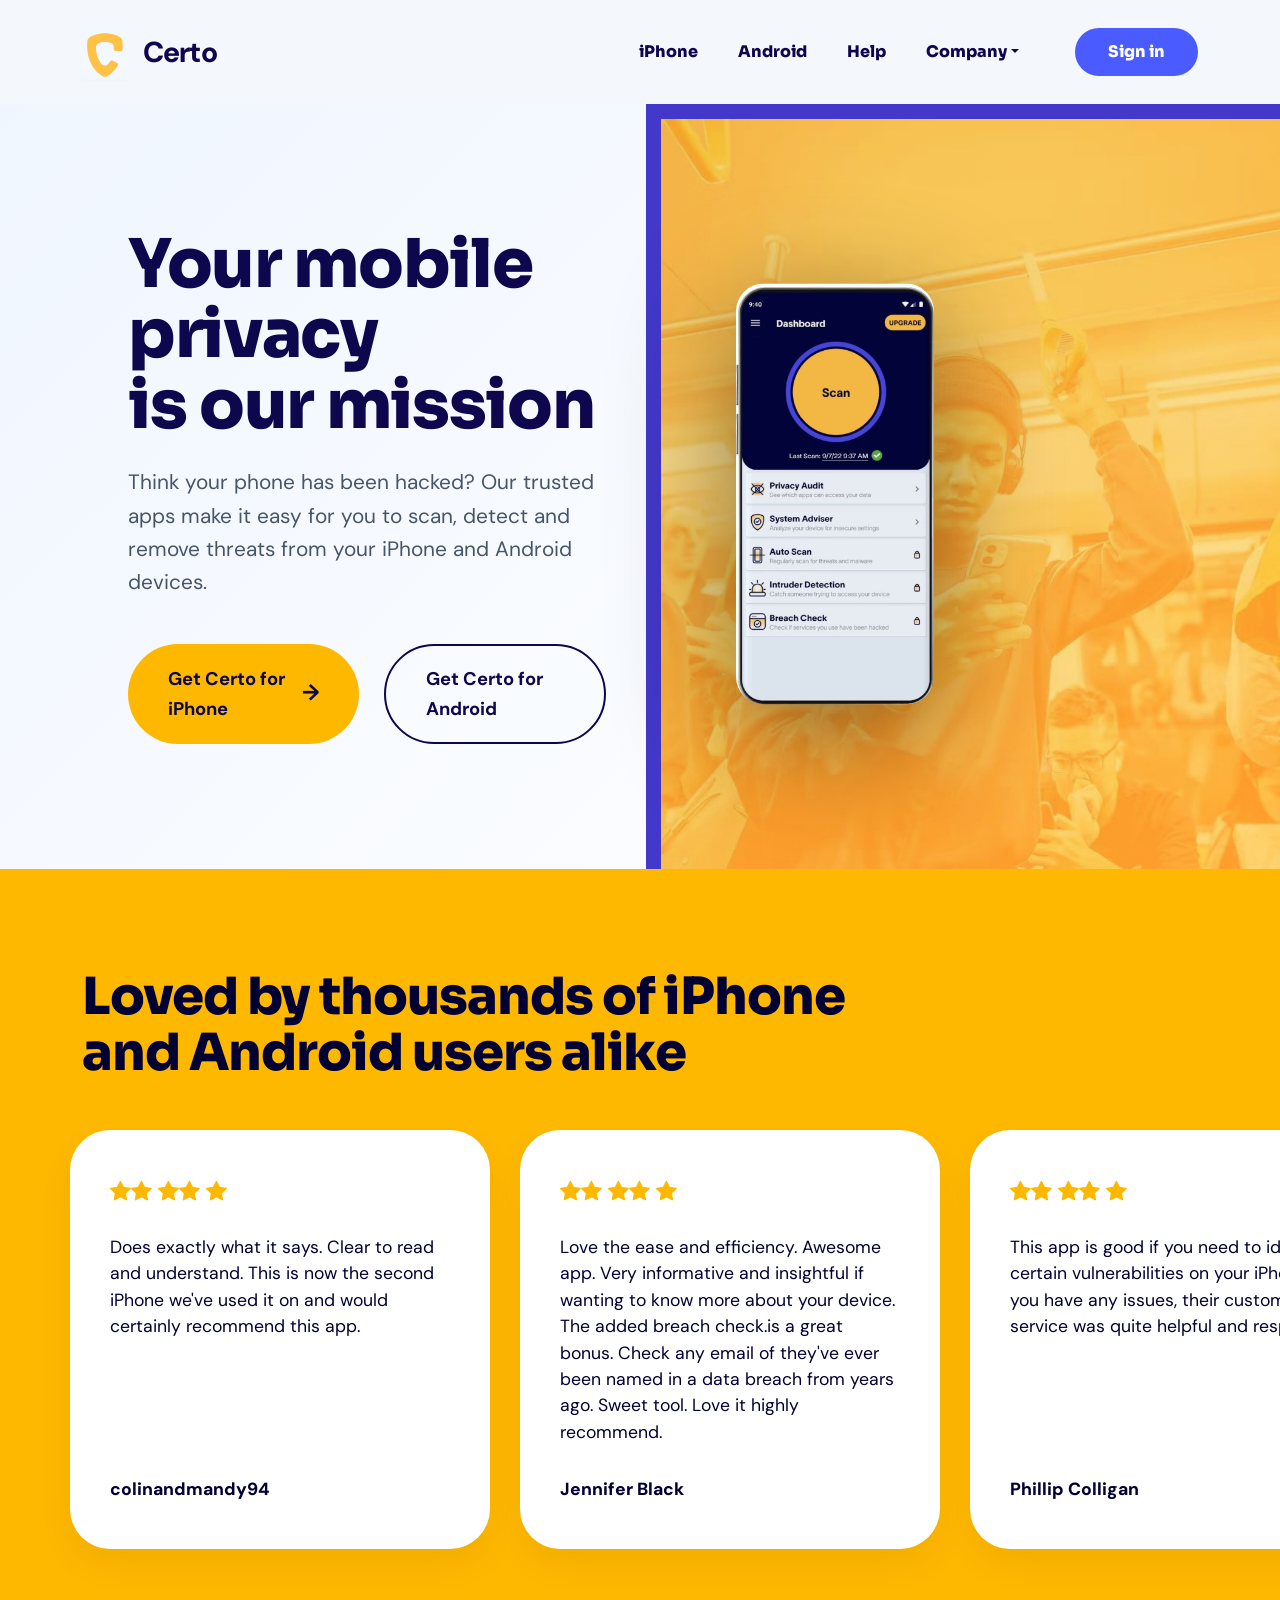
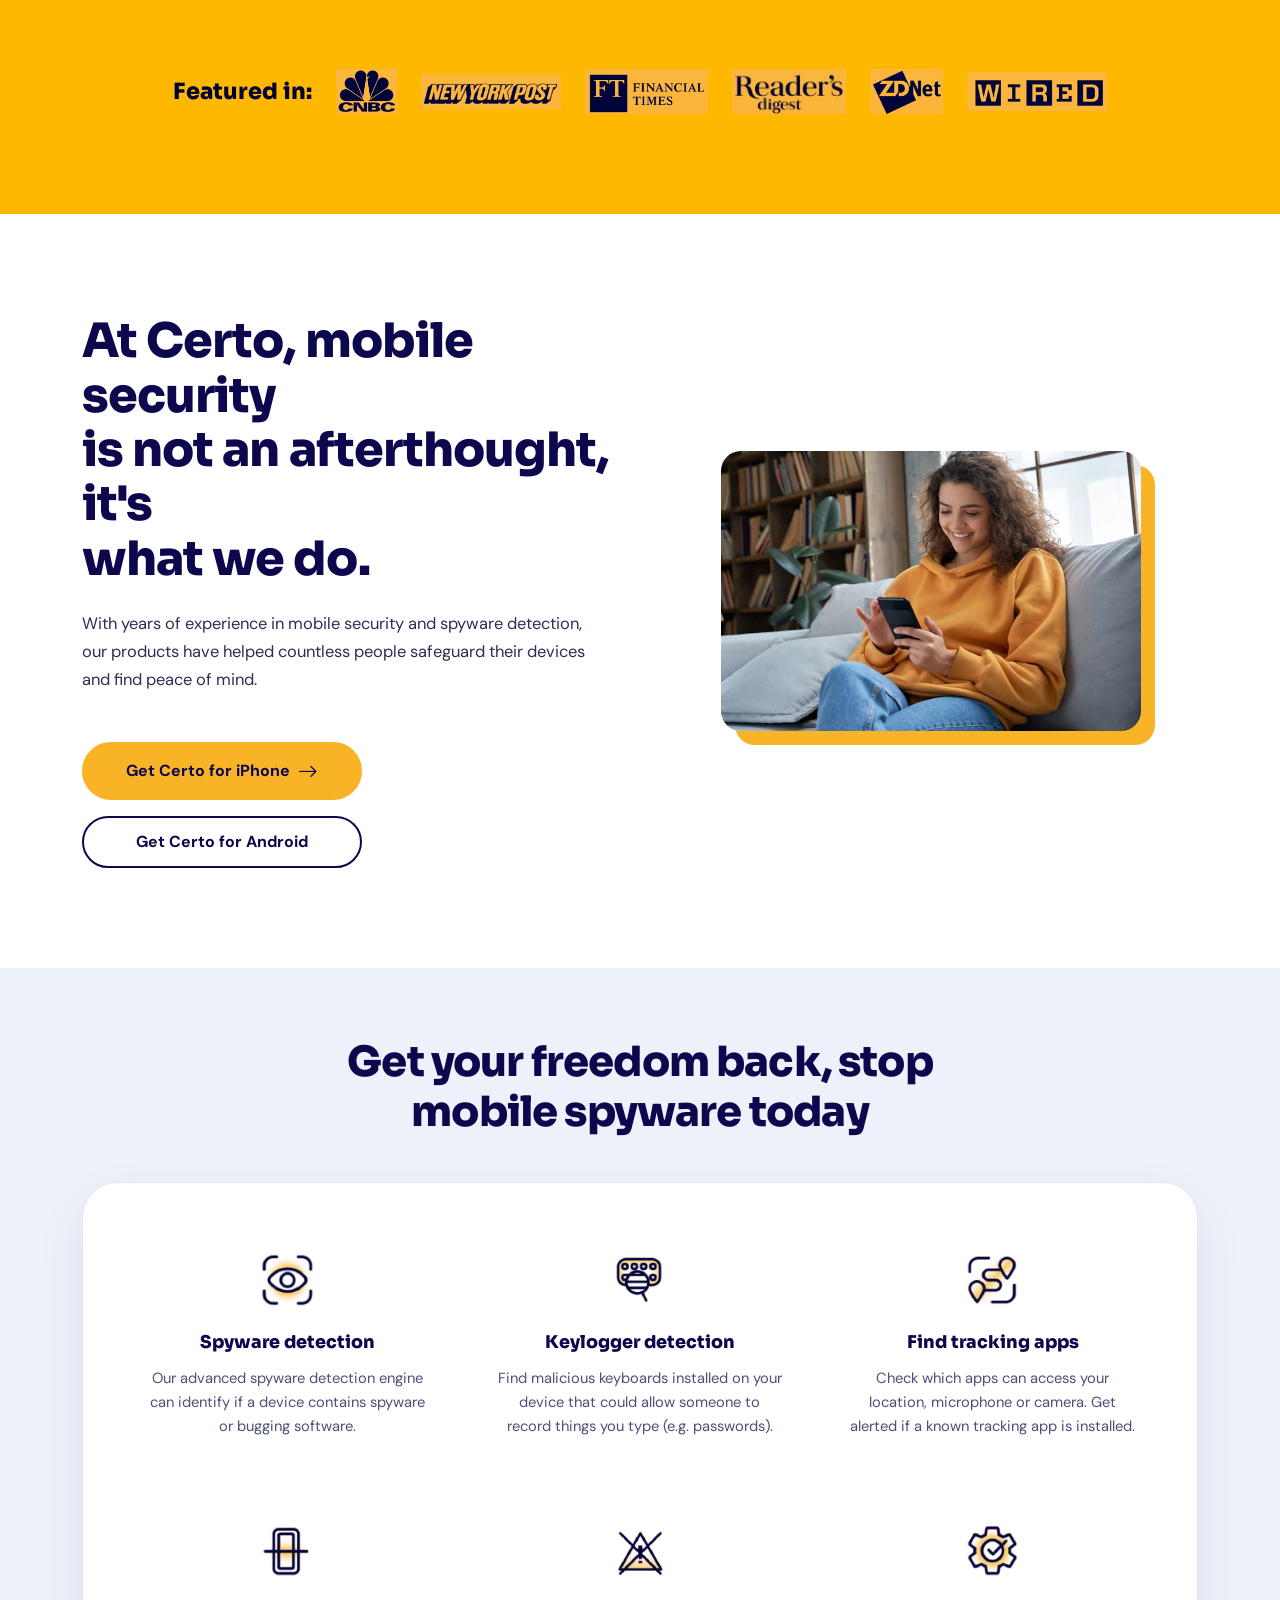
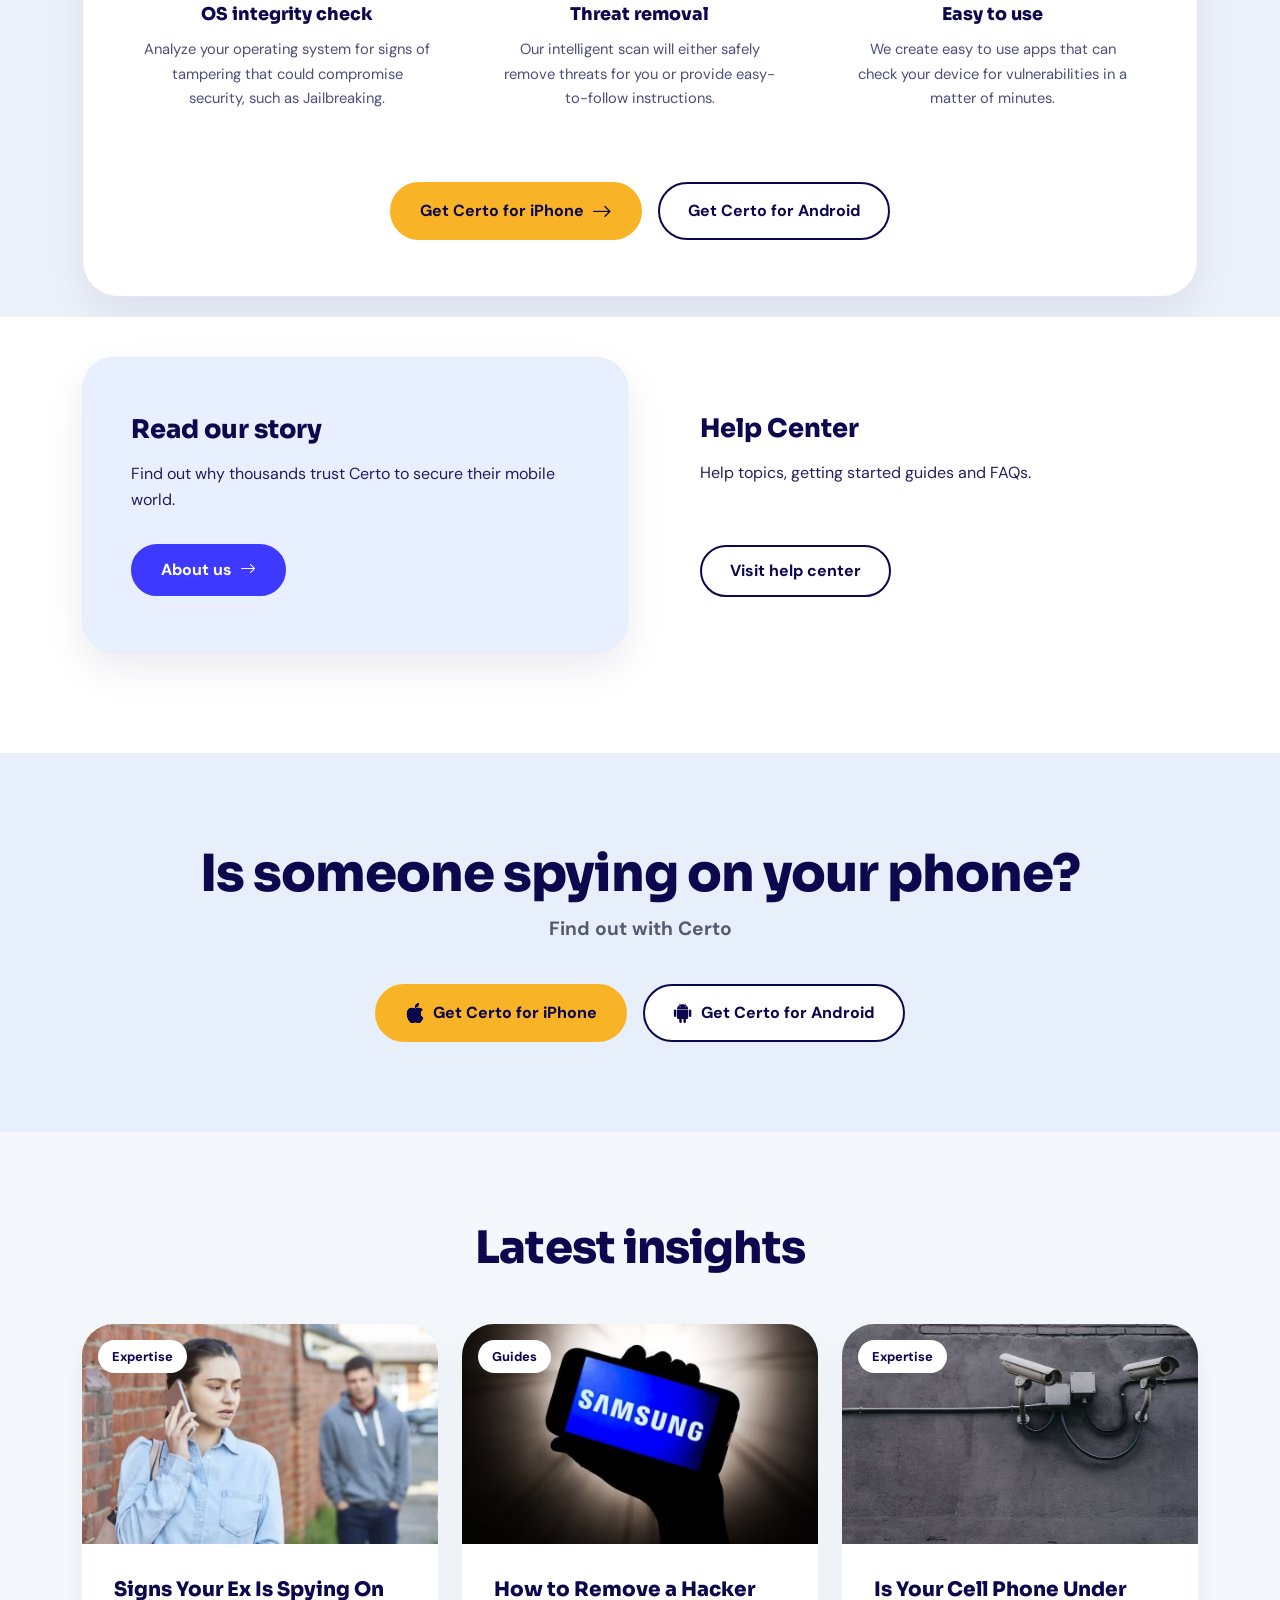
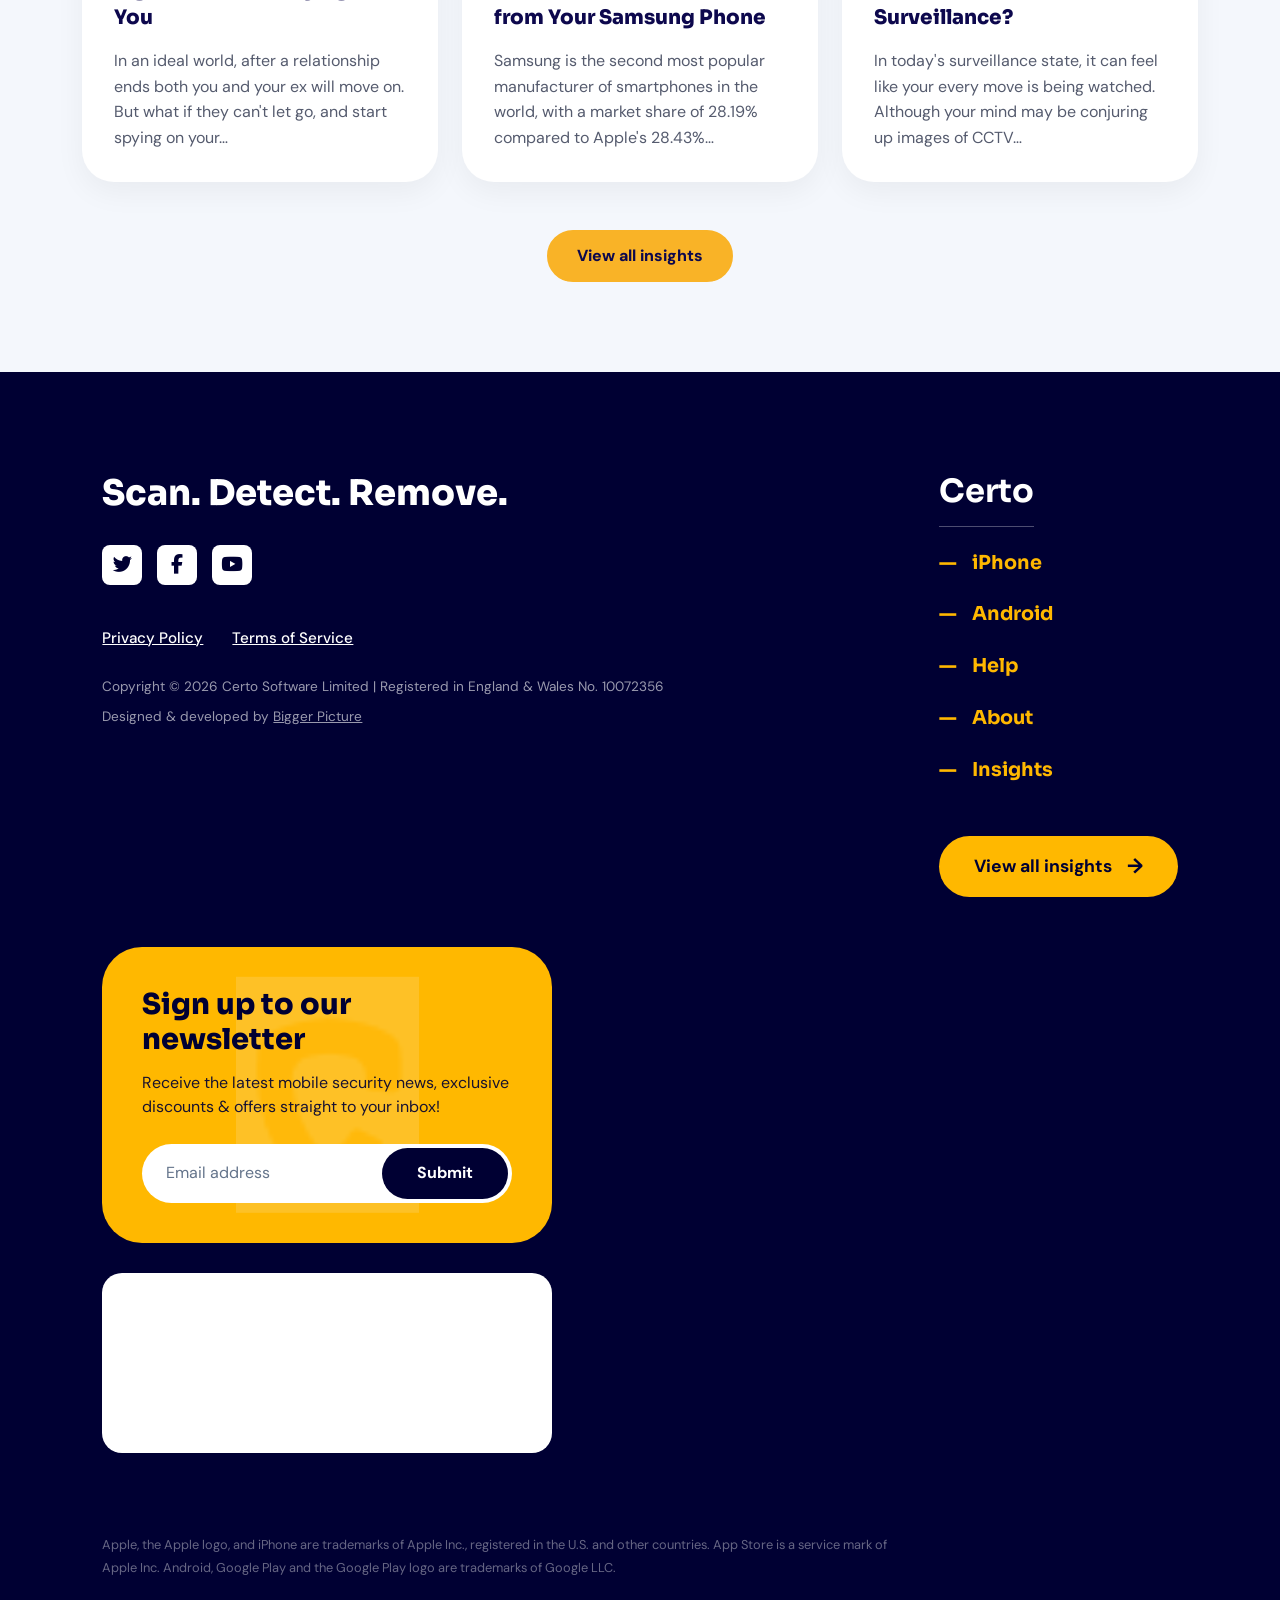
<file: index.html>
﻿<!DOCTYPE html>
<html lang="en">

<head>
  <meta charset="UTF-8" />
  <meta name="viewport" content="width=device-width, initial-scale=1.0" />
  <title>Certo – Your Mobile Privacy is Our Mission</title>

  <!-- Bootstrap 5 CDN -->
  <link href="https://cdn.jsdelivr.net/npm/bootstrap@5.3.2/dist/css/bootstrap.min.css" rel="stylesheet" />
  <!-- Bootstrap Icons -->
  <link href="https://cdn.jsdelivr.net/npm/bootstrap-icons@1.11.3/font/bootstrap-icons.min.css" rel="stylesheet" />
  <!-- Google Fonts -->
  <link
    href="https://fonts.googleapis.com/css2?family=DM+Sans:ital,opsz,wght@0,9..40,300;0,9..40,400;0,9..40,500;0,9..40,600;0,9..40,700;0,9..40,800;1,9..40,400&family=Sora:wght@400;600;700;800&family=Inter:wght@400;600;700;800&display=swap"
    rel="stylesheet" />
  <!-- Font Awesome -->
  <link rel="stylesheet" href="https://cdnjs.cloudflare.com/ajax/libs/font-awesome/6.4.2/css/all.min.css" />
  <link rel="stylesheet" href="assets/css/style.css" />

  <!-- Standard Website Icon (Tab Icon) -->
  <link rel="icon" type="image/jpeg" href="assets/images/logo.png">

  <!-- Icon for Apple/iOS Home Screen -->
  <link rel="apple-touch-icon" href="assets/images/logo.png">
</head>

<body>

  <!-- ============================================================
       NAVBAR START
  ============================================================ -->
  <header>
    <nav class="navbar navbar-expand-lg certo-navbar">
      <div class="container">

        <a class="navbar-brand certo-logo" href="#">
          <img src="assets/images/logo.png" alt="Certo Logo" height="36" />
          <span class="ms-2 brand-text">Certo</span>
        </a>

        <button class="navbar-toggler" type="button" data-bs-toggle="collapse" data-bs-target="#mainNav"
          aria-controls="mainNav" aria-expanded="false" aria-label="Toggle navigation">
          <span class="navbar-toggler-icon"></span>
        </button>

        <div class="collapse navbar-collapse" id="mainNav">
          <button type="button" class="nav-panel-close" aria-label="Close navigation">
            <i class="bi bi-x-lg"></i>
          </button>
          <ul class="navbar-nav ms-auto mb-2 mb-lg-0 gap-lg-4">
            <li class="nav-item"><a class="nav-link" href="#">iPhone</a></li>
            <li class="nav-item"><a class="nav-link" href="#">Android</a></li>
            <li class="nav-item"><a class="nav-link" href="#">Help</a></li>
            <li class="nav-item dropdown">
              <a class="nav-link dropdown-toggle" href="#" role="button" data-bs-toggle="dropdown">Company</a>
              <ul class="dropdown-menu border-0 shadow-sm">
                <li><a class="dropdown-item" href="#">About Us</a></li>
                <li><a class="dropdown-item" href="#">Insights</a></li>
              </ul>
            </li>
          </ul>
          <a href="#" class="btn btn-sign-in ms-lg-5">Sign in</a>
        </div>
        <div class="mobile-nav-backdrop" aria-hidden="true"></div>

      </div>
    </nav>
  </header>
  <!-- NAVBAR END -->


  <main>

    <!-- ============================================================
         HERO SECTION START
    ============================================================ -->
    <section class="hero-container">
      <!-- Left Side: Content -->
      <div class="hero-content">
        <h1 class="hero-title">Your mobile privacy<br>is our mission</h1>
        <p class="hero-subtitle">
          Think your phone has been hacked? Our trusted apps make it easy for you to scan, detect and remove threats from your iPhone and Android devices.
        </p>
        
        <div class="hero-cta-group">
          <a href="#" class="btn-pill btn-gold">
            Get Certo for iPhone <span class="arrow">→</span>
          </a>
          <a href="#" class="btn-pill btn-outline">
            Get Certo for Android
          </a>
        </div>
      </div>

      <!-- Right Side: Visual Frame -->
      <div class="hero-visual-frame">
        <div class="orange-tint-wrapper">
          <!-- Background Image -->
          <img src="assets/images/img138.jpg" alt="User Scene" class="bg-image">
          
          <!-- Floating Phone Mockup -->
          <div class="phone-mockup">
            <img src="assets/images/img126.jpg" alt="Certo Dashboard">
          </div>
        </div>
      </div>
    </section>
    <!-- HERO SECTION END -->


    <!-- ============================================================
         REVIEWS & FEATURED IN SECTION START
    ============================================================ -->
    <div class="bg-gold-wrapper">
      <section class="reviews-section">
        <div class="container">
          <h2 class="section-title mb-5">
            Loved by thousands of iPhone<br>and Android users alike
          </h2>
        </div>

        <!-- Horizontal scrolling cards -->
        <div class="reviews-scroll-track">
          <div class="reviews-scroll">

            <div class="review-card">
              <div class="stars">
                <i class="bi bi-star-fill"></i><i class="bi bi-star-fill"></i>
                <i class="bi bi-star-fill"></i><i class="bi bi-star-fill"></i>
                <i class="bi bi-star-fill"></i>
              </div>
              <p class="review-text">
                Does exactly what it says. Clear to read and understand. This is
                now the second iPhone we've used it on and would certainly
                recommend this app.
              </p>
              <span class="reviewer-name">colinandmandy94</span>
            </div>

            <div class="review-card">
              <div class="stars">
                <i class="bi bi-star-fill"></i><i class="bi bi-star-fill"></i>
                <i class="bi bi-star-fill"></i><i class="bi bi-star-fill"></i>
                <i class="bi bi-star-fill"></i>
              </div>
              <p class="review-text">
                Love the ease and efficiency. Awesome app. Very informative and insightful
                if wanting to know more about your device. The added breach check.is a great bonus.
                Check any email of they've ever been named in a data breach from years ago.
                Sweet tool. Love it highly recommend.
              </p>
              <span class="reviewer-name">Jennifer Black</span>
            </div>

            <div class="review-card">
              <div class="stars">
                <i class="bi bi-star-fill"></i><i class="bi bi-star-fill"></i>
                <i class="bi bi-star-fill"></i><i class="bi bi-star-fill"></i>
                <i class="bi bi-star-fill"></i>
              </div>
              <p class="review-text">
                This app is good if you need to identify certain vulnerabilities on your
                iPhone. If you have any issues, their customer service was quite helpful
                and responsive.
              </p>
              <span class="reviewer-name">Phillip Colligan</span>
            </div>

            <div class="review-card">
              <div class="stars">
                <i class="bi bi-star-fill"></i><i class="bi bi-star-fill"></i>
                <i class="bi bi-star-fill"></i><i class="bi bi-star-fill"></i>
                <i class="bi bi-star-fill"></i>
              </div>
              <p class="review-text">
                I wish I had known about this sooner so
                that the damage could have been minimized. The
                notifications are very clear and it
                was the best decision I made. I
                got it set up in minutes and all
                parts of the app are really easy to
                use, even for non-tech people.
              </p>
              <span class="reviewer-name">Leslie</span>
            </div>

          </div>
        </div>
      </section>

      <section class="featured-section">
        <div class="container">
          <div class="featured-logos-bar d-flex flex-wrap align-items-center justify-content-center gap-4">
            <p class="featured-label mb-0">Featured in:</p>
            <img src="assets/images/t1.png" alt="CNBC" class="featured-logo-item" />
            <img src="assets/images/t2.png" alt="New York Post" class="featured-logo-item" />
            <img src="assets/images/t3.png" alt="Financial Times" class="featured-logo-item" />
            <img src="assets/images/t4.png" alt="Reader's Digest" class="featured-logo-item" />
            <img src="assets/images/t5.png" alt="ZDNet" class="featured-logo-item" />
            <img src="assets/images/t6.png" alt="WIRED" class="featured-logo-item" />
          </div>
        </div>
      </section>
    </div>
    <!-- REVIEWS & FEATURED IN SECTION END -->


    <!-- ============================================================
         MISSION SECTION START
    ============================================================ -->
    <section class="mission-section">
      <div class="container">
        <div class="row align-items-center g-5">

          <!-- Text -->
          <div class="col-lg-6">
            <h2 class="mission-title">
              At Certo, mobile security<br>
              is not an afterthought, it's<br>
              what we do.
            </h2>
            <p class="mission-body">
              With years of experience in mobile security and spyware detection,
              our products have helped countless people safeguard their devices
              and find peace of mind.
            </p>
            <div class="d-flex flex-column gap-3 mt-5" style="max-width: 280px;">
              <a href="#" class="btn btn-certo-primary fw-bold">
                Get Certo for iPhone <i class="bi bi-arrow-right ms-2 fs-5"></i>
              </a>
              <a href="#" class="btn btn-certo-outline-dark fw-bold">
                Get Certo for Android
              </a>
            </div>
          </div>

          <!-- Photo with gold shadow -->
          <div class="col-lg-6 d-flex justify-content-center">
            <div class="mission-photo-wrapper">
              <img src="assets/images/img216.jpg" alt="Woman smiling while using phone" class="mission-photo" />
            </div>
          </div>

        </div>
      </div>
    </section>
    <!-- MISSION SECTION END -->


    <!-- ============================================================
         FEATURES & DUAL CARDS SECTION START
    ============================================================ -->
    <div class="bg-features-wrapper">
      <section class="features-section">
        <div class="container">

          <div class="features-heading text-center">
            <h2 class="features-title">Get your freedom back, stop mobile spyware today</h2>
          </div>

          <div class="features-card">
            <div class="row g-5 mb-5">

              <div class="col-lg-4 col-md-6">
                <div class="feature-item">
                  <div class="feature-icon">
                    <img src="assets/images/1.png" alt="Spyware detection icon" />
                  </div>
                  <h3 class="feature-title">Spyware detection</h3>
                  <p class="feature-desc">Our advanced spyware detection engine can identify if a device contains
                    spyware or bugging software.</p>
                </div>
              </div>

              <div class="col-lg-4 col-md-6">
                <div class="feature-item">
                  <div class="feature-icon">
                    <img src="assets/images/2.png" alt="Keylogger detection icon" />
                  </div>
                  <h3 class="feature-title">Keylogger detection</h3>
                  <p class="feature-desc">Find malicious keyboards installed on your device that could allow someone to
                    record things you type (e.g. passwords).</p>
                </div>
              </div>

              <div class="col-lg-4 col-md-6">
                <div class="feature-item">
                  <div class="feature-icon">
                    <img src="assets/images/3.png" alt="Find tracking apps icon" />
                  </div>
                  <h3 class="feature-title">Find tracking apps</h3>
                  <p class="feature-desc">Check which apps can access your location, microphone or camera. Get alerted
                    if a known tracking app is installed.</p>
                </div>
              </div>

              <div class="col-lg-4 col-md-6">
                <div class="feature-item">
                  <div class="feature-icon">
                    <img src="assets/images/4.png" alt="OS integrity check icon" />
                  </div>
                  <h3 class="feature-title">OS integrity check</h3>
                  <p class="feature-desc">Analyze your operating system for signs of tampering that could compromise
                    security, such as Jailbreaking.</p>
                </div>
              </div>

              <div class="col-lg-4 col-md-6">
                <div class="feature-item">
                  <div class="feature-icon">
                    <img src="assets/images/5.png" alt="Threat removal icon" />
                  </div>
                  <h3 class="feature-title">Threat removal</h3>
                  <p class="feature-desc">Our intelligent scan will either safely remove threats for you or provide easy-to-follow instructions.</p>
                </div>
              </div>

              <div class="col-lg-4 col-md-6">
                <div class="feature-item">
                  <div class="feature-icon">
                    <img src="assets/images/6.png" alt="Easy to use icon" />
                  </div>
                  <h3 class="feature-title">Easy to use</h3>
                  <p class="feature-desc">We create easy to use apps that can check your device for vulnerabilities in a
                    matter of minutes.</p>
                </div>
              </div>

            </div>

            <div class="d-flex flex-wrap justify-content-center gap-3">
              <a href="#" class="btn btn-certo-primary fw-bold">
                Get Certo for iPhone <i class="bi bi-arrow-right ms-2 fs-5"></i>
              </a>
              <a href="#" class="btn btn-certo-outline-dark fw-bold">
                Get Certo for Android
              </a>
            </div>
          </div>

        </div>
      </section>

      <section class="dual-cards-section">
        <div class="container">
          <div class="row g-4">

            <div class="col-md-6">
              <div class="dual-card dual-card--light-blue">
                <div>
                  <h3>Read our story</h3>
                  <p>Find out why thousands trust Certo to secure their mobile world.</p>
                </div>
                <a href="#" class="btn btn-certo-purple fw-bold">
                  About us <i class="bi bi-arrow-right ms-2"></i>
                </a>
              </div>
            </div>

            <div class="col-md-6">
              <div class="dual-card dual-card--white">
                <div>
                  <h3>Help Center</h3>
                  <p>Help topics, getting started guides and FAQs.</p>
                </div>
                <a href="#" class="btn btn-certo-outline-dark fw-bold">
                  Visit help center
                </a>
              </div>
            </div>

          </div>
        </div>
      </section>
    </div>
    <!-- FEATURES & DUAL CARDS SECTION END -->


    <!-- ============================================================
         CTA BANNER SECTION START
    ============================================================ -->
    <section class="cta-banner-section">
      <div class="container">
        <h2 class="cta-banner-title">Is someone spying on your phone?</h2>
        <p class="cta-banner-sub">Find out with Certo</p>
        <div class="d-flex flex-wrap justify-content-center gap-3 mt-4">
          <a href="#" class="btn btn-certo-primary">
            <i class="bi bi-apple me-2 fs-5"></i> Get Certo for iPhone
          </a>
          <a href="#" class="btn btn-certo-outline-dark">
            <i class="bi bi-android2 me-2 fs-5"></i> Get Certo for Android
          </a>
        </div>
      </div>
    </section>
    <!-- CTA BANNER SECTION END -->


    <!-- ============================================================
         LATEST INSIGHTS SECTION START
    ============================================================ -->
    <section class="insights-section">
      <div class="container">

        <h2 class="section-title text-center mb-5">Latest insights</h2>

        <div class="row g-4">

          <div class="col-lg-4 col-md-6">
            <article class="insight-card">
              <div class="insight-img">
                <img src="assets/images/img160.jpg" alt="Signs Your Ex Is Spying On You" class="insight-photo" />
                <span class="insight-tag">Expertise</span>
              </div>
              <div class="insight-body">
                <h4 class="insight-title">Signs Your Ex Is Spying On You</h4>
                <p class="insight-excerpt">
                  In an ideal world, after a relationship ends both you and your ex will
                  move on. But what if they can't let go, and start spying on your…
                </p>
              </div>
            </article>
          </div>

          <div class="col-lg-4 col-md-6">
            <article class="insight-card">
              <div class="insight-img">
                <img src="assets/images/img168.jpg" alt="How to Remove a Hacker from Your Samsung Phone"
                  class="insight-photo" />
                <span class="insight-tag">Guides</span>
              </div>
              <div class="insight-body">
                <h4 class="insight-title">How to Remove a Hacker from Your Samsung Phone</h4>
                <p class="insight-excerpt">
                  Samsung is the second most popular manufacturer of smartphones in the
                  world, with a market share of 28.19% compared to Apple's 28.43%…
                </p>
              </div>
            </article>
          </div>

          <div class="col-lg-4 col-md-6">
            <article class="insight-card">
              <div class="insight-img">
                <img src="assets/images/img198.jpg" alt="Is Your Cell Phone Under Surveillance?"
                  class="insight-photo" />
                <span class="insight-tag">Expertise</span>
              </div>
              <div class="insight-body">
                <h4 class="insight-title">Is Your Cell Phone Under Surveillance?</h4>
                <p class="insight-excerpt">
                  In today's surveillance state, it can feel like your every move is being
                  watched. Although your mind may be conjuring up images of CCTV…
                </p>
              </div>
            </article>
          </div>

        </div>

        <div class="text-center mt-5">
          <a href="#" class="btn btn-certo-primary">
            View all insights
          </a>
        </div>

      </div>
    </section>
    <!-- LATEST INSIGHTS SECTION END -->

  </main>


    <!-- ============================================================
      FOOTER START
    ============================================================ -->
    <footer class="site-footer">
      <div class="footer-wrap">
        <!-- Left Column -->
        <div class="footer-left">
          <h2 class="brand-statement">Scan. Detect. Remove.</h2>
          <div class="social-icons">
            <a href="#"><i class="fab fa-twitter"></i></a>
            <a href="#"><i class="fab fa-facebook-f"></i></a>
            <a href="#"><i class="fab fa-youtube"></i></a>
          </div>
          <div class="footer-legal">
            <a href="#">Privacy Policy</a>
            <a href="#">Terms of Service</a>
          </div>
          <p class="copyright-text">
            Copyright © <span id="year"></span> Certo Software Limited | Registered in England & Wales No. 10072356
          </p>
          <p class="credits">Designed & developed by <a href="#">Bigger Picture</a></p>
        </div>

        <!-- Center Column -->
        <div class="footer-center">
          <h2 class="footer-title">Certo</h2>
          <ul class="nav-links">
            <li><a href="#">iPhone</a></li>
            <li><a href="#">Android</a></li>
            <li><a href="#">Help</a></li>
            <li><a href="#">About</a></li>
            <li><a href="#">Insights</a></li>
          </ul>
          <a href="#reviews" class="btn-insights-pill">
            <span data-i18n="navReviews">View all insights</span>
            <span class="btn-arrow">→</span>
          </a>
        </div>

        <!-- Right Column -->
        <div class="footer-right">
          <div class="newsletter-box">
            <h3 data-i18n="exitTitle">Sign up to our newsletter</h3>
            <p>Receive the latest mobile security news, exclusive discounts & offers straight to your inbox!</p>
            
            <form class="newsletter-input-group">
              <input type="email" placeholder="Email address" required>
              <button type="submit" class="btn-submit">Submit</button>
            </form>
          </div>
          <div class="extra-box"></div>
        </div>
      </div>

      <div class="footer-disclaimer">
        Apple, the Apple logo, and iPhone are trademarks of Apple Inc., registered in the U.S. and other countries. App Store is a service mark of Apple Inc. Android, Google Play and the Google Play logo are trademarks of Google LLC.
      </div>
    </footer>
    <!-- FOOTER END -->

    <script src="https://cdn.jsdelivr.net/npm/bootstrap@5.3.2/dist/js/bootstrap.bundle.min.js"></script>
    <script>
      document.getElementById('year').textContent = new Date().getFullYear();

      (function () {
        const nav = document.getElementById('mainNav');
        const toggle = document.querySelector('.navbar-toggler');
        const closeBtn = document.querySelector('.nav-panel-close');
        const backdrop = document.querySelector('.mobile-nav-backdrop');

        if (!nav || !toggle || !closeBtn || !backdrop) {
          return;
        }

        const isMobile = () => window.matchMedia('(max-width: 767.98px)').matches;
        const setOpen = (open) => {
          nav.classList.toggle('mobile-open', open);
          document.body.classList.toggle('mobile-nav-open', open);
          toggle.setAttribute('aria-expanded', open ? 'true' : 'false');
        };

        toggle.addEventListener('click', function (event) {
          if (isMobile()) {
            event.preventDefault();
            setOpen(!nav.classList.contains('mobile-open'));
          }
        });

        closeBtn.addEventListener('click', function () {
          setOpen(false);
        });

        backdrop.addEventListener('click', function () {
          setOpen(false);
        });

        nav.querySelectorAll('.nav-link, .btn-sign-in').forEach(function (el) {
          el.addEventListener('click', function () {
            if (isMobile()) {
              setOpen(false);
            }
          });
        });

        window.addEventListener('resize', function () {
          if (!isMobile()) {
            setOpen(false);
          }
        });
      })();
    </script>
</body>

</html>
</file>
<file: assets/css/style.css>
﻿/* ============================================================
   CERTO – CUSTOM STYLESHEET
   style.css
   ============================================================ */

/* ============================================================
   1. DESIGN TOKENS / CSS VARIABLES
   ============================================================ */
:root {
  /* Brand Colors */
  --color-gold: #F9B327;
  /* Updated to match reference image */
  --color-gold-dark: #E2A822;
  --color-blue: #4A5BFF;
  /* Updated to match Figma */
  --color-blue-dark: #3F4EE6;
  --color-dark: #0d084d;
  /* Updated to match Figma */
  --color-dark-alt: #16213E;
  --color-body-bg: #FFFFFF;
  --color-section-bg: #F4F7FC;
  --color-features-bg: #EEF3F9;
  --color-cta-bg: #E7EFFB;

  /* Text */
  --color-text-primary: #0d084d;
  --color-text-secondary: #555B6E;
  --color-text-light: #888EA8;
  --color-text-white: #FFFFFF;
  --color-purple: #3D39FF;
  --color-purple-dark: #2F2BD8;

  /* Radius */
  --radius-sm: 6px;
  --radius-md: 12px;
  --radius-lg: 24px;
  --radius-xl: 32px;
  --radius-pill: 100px;

  /* Spacing */
  --section-py: 80px;

  /* Typography */
  --font-heading: 'Sora', sans-serif;
  --font-body: 'DM Sans', sans-serif;

  /* Shadows */
  --shadow-card: 0 4px 24px rgba(6, 11, 39, 0.08);
  --shadow-card-hover: 0 8px 36px rgba(6, 11, 39, 0.14);
}

/* ============================================================
   2. RESET & BASE
   ============================================================ */
*,
*::before,
*::after {
  box-sizing: border-box;
}

html {
  scroll-behavior: smooth;
}

body {
  font-family: var(--font-body);
  color: var(--color-text-primary);
  background-color: var(--color-body-bg);
  font-size: 16px;
  line-height: 1.65;
  -webkit-font-smoothing: antialiased;
}

h1,
h2,
h3,
h4,
h5,
h6 {
  font-family: var(--font-heading);
  font-weight: 700;
  line-height: 1.2;
}

img {
  max-width: 100%;
  height: auto;
}

a {
  text-decoration: none;
}

.section-title {
  font-size: clamp(2rem, 3.6vw, 2.8rem);
  font-weight: 900;
  color: var(--color-dark);
  letter-spacing: -0.02em;
}

/* ============================================================
   3. BUTTONS
   ============================================================ */
.btn {
  font-family: var(--font-body);
  font-weight: 800;
  font-size: 1rem;
  border-radius: var(--radius-pill);
  padding: 0.75rem 1.75rem;
  transition: all 0.22s ease;
  display: inline-flex;
  align-items: center;
  justify-content: center;
}

.btn-sm {
  padding: 0.5rem 1.25rem;
  font-size: 0.85rem;
}

.brand-text {
  /* Use 800 or 900 for that thick, heavy look in the image */
  font-weight: 800;
  font-size: 1.8rem;
  color: #0d084d;
  /* Dark navy color from image_5d249e.png */

  /* Tighten letter spacing slightly to match the compact brand look */
  letter-spacing: -0.03em;

  /* Ensure it aligns perfectly with the shield icon */
  line-height: 1;
}

/* Primary – Gold */
.btn-certo-primary {
  background-color: var(--color-gold);
  color: var(--color-text-primary);
  border: 2px solid var(--color-gold);
}

.btn-certo-primary:hover,
.btn-certo-primary:focus {
  background-color: var(--color-gold-dark);
  border-color: var(--color-gold-dark);
  color: var(--color-text-primary);
  transform: translateY(-2px);
  box-shadow: 0 6px 20px rgba(255, 184, 0, 0.35);
}

/* Outline – Dark border */
.btn-certo-outline-dark {
  background-color: #fff;
  color: var(--color-text-primary);
  border: 2px solid var(--color-text-primary);
}

.btn-certo-outline-dark:hover,
.btn-certo-outline-dark:focus {
  background-color: var(--color-text-primary);
  color: var(--color-text-white);
  transform: translateY(-2px);
}

/* Outline – Gold border */
.btn-certo-outline {
  background-color: transparent;
  color: var(--color-text-primary);
  border: 2px solid var(--color-text-primary);
  border-radius: var(--radius-pill);
}

.btn-certo-outline:hover,
.btn-certo-outline:focus {
  background-color: var(--color-text-primary);
  color: var(--color-text-white);
  border-color: var(--color-text-primary);
  transform: translateY(-2px);
}

/* White */
.btn-certo-white {
  background-color: #fff;
  color: var(--color-blue);
  border: 2px solid #fff;
}

.btn-certo-white:hover,
.btn-certo-white:focus {
  background-color: transparent;
  color: #fff;
  border-color: #fff;
  transform: translateY(-2px);
}

/* Blue */
.btn-certo-blue {
  background-color: var(--color-blue);
  color: var(--color-text-white);
  border: 2px solid var(--color-blue);
}

.btn-certo-blue:hover,
.btn-certo-blue:focus {
  background-color: var(--color-blue-dark);
  border-color: var(--color-blue-dark);
  color: var(--color-text-white);
  transform: translateY(-2px);
}

/* Purple */
.btn-certo-purple {
  background-color: var(--color-purple);
  color: #fff;
  border: 2px solid var(--color-purple);
}

.btn-certo-purple:hover,
.btn-certo-purple:focus {
  background-color: var(--color-purple-dark);
  border-color: var(--color-purple-dark);
  color: #fff;
  transform: translateY(-2px);
}

/* Outline Light */
.btn-certo-outline-light {
  background-color: transparent;
  color: var(--color-text-white);
  border: 2px solid #fff;
}

.btn-certo-outline-light:hover,
.btn-certo-outline-light:focus {
  background-color: #fff;
  color: var(--color-text-primary);
  transform: translateY(-2px);
}

/* ============================================================
   4. NAVBAR
   ============================================================ */
.certo-navbar {
  background-color: #F4F7FC;
  padding: 18px 0;
}

.certo-logo {
  display: flex;
  align-items: center;
  gap: 8px;
  color: var(--color-dark) !important;
}

.logo-icon {
  display: inline-flex;
  align-items: center;
  justify-content: center;
  width: 36px;
  height: 36px;
  background-color: var(--color-gold);
  color: var(--color-dark);
  font-family: var(--font-heading);
  font-weight: 800;
  font-size: 1.1rem;
  border-radius: 8px;
}

.logo-text {
  font-family: var(--font-heading);
  font-weight: 800;
  font-size: 1.7rem;
  color: var(--color-dark);
  letter-spacing: -0.03em;
  line-height: 1;
}

.certo-navbar .nav-link {
  font-family: var(--font-heading);
  font-weight: 800;
  color: var(--color-text-primary);
  font-size: 1rem;
  padding: 0.3rem 1.2rem;
  transition: color 0.18s;
}

.certo-navbar .nav-link:hover {
  color: var(--color-blue);
}

.btn-sign-in {
  background-color: var(--color-blue);
  color: white;
  border-radius: var(--radius-pill);
  font-family: var(--font-heading);
  font-weight: 800;
  padding: 0.7rem 2rem;
}

.btn-sign-in:hover {
  background-color: var(--color-blue-dark);
  color: white;
}

/* ============================================================
   4A. TABLET & MOBILE NAV UX
   ============================================================ */
.mobile-nav-backdrop,
.nav-panel-close {
  display: none;
}

@media (max-width: 991.98px) {
  .certo-navbar {
    padding: 12px 0;
  }

  .navbar-toggler {
    border: 0;
    padding: 0.2rem 0.35rem;
  }

  .navbar-toggler:focus {
    box-shadow: none;
  }
}

@media (min-width: 768px) and (max-width: 991.98px) {
  .navbar-collapse {
    background: #ffffff;
    margin-top: 14px;
    padding: 14px 16px;
    border-radius: 14px;
    box-shadow: 0 14px 35px rgba(13, 8, 77, 0.12);
  }

  .certo-navbar .nav-link {
    padding: 10px 12px;
    border-radius: 10px;
  }

  .btn-sign-in {
    margin-left: 0 !important;
    margin-top: 12px;
    width: 100%;
  }
}

@media (max-width: 767.98px) {
  .certo-navbar {
    padding: 12px 0;
    position: relative;
    z-index: 1001;
  }

  .brand-text {
    font-size: 1.55rem;
  }

  .mobile-nav-backdrop {
    display: block;
    position: fixed;
    inset: 0;
    background: rgba(7, 11, 36, 0.35);
    opacity: 0;
    pointer-events: none;
    transition: opacity 0.28s ease;
    z-index: 1090;
  }

  body.mobile-nav-open .mobile-nav-backdrop {
    opacity: 1;
    pointer-events: auto;
  }

  body.mobile-nav-open {
    overflow: hidden;
  }

  #mainNav {
    display: block !important;
    position: fixed;
    left: 0;
    top: 0;
    width: min(85vw, 320px);
    height: 100vh;
    background: #F4F7FC;
    border-right: 1px solid #dde5f1;
    box-shadow: 16px 0 40px rgba(13, 8, 77, 0.18);
    padding: 18px 16px 24px;
    transform: translateX(-104%);
    transition: transform 0.33s cubic-bezier(0.2, 0.7, 0.2, 1);
    z-index: 1100;
    overflow-y: auto;
    visibility: hidden;
    pointer-events: none;
  }

  #mainNav.mobile-open {
    transform: translateX(0);
    visibility: visible;
    pointer-events: auto;
  }

  .nav-panel-close {
    display: inline-flex;
    align-items: center;
    justify-content: center;
    width: 38px;
    height: 38px;
    margin-left: auto;
    margin-bottom: 12px;
    border: 0;
    border-radius: 999px;
    background: rgba(74, 91, 255, 0.12);
    color: var(--color-blue);
    font-size: 1rem;
  }

  .navbar-nav {
    gap: 0 !important;
    margin-bottom: 16px;
  }

  .certo-navbar .nav-link {
    padding: 12px 2px;
    font-size: 1.1rem;
    font-weight: 700;
    border-bottom: 1px solid #dde5f1;
  }

  .certo-navbar .dropdown-menu {
    border: 0;
    box-shadow: none;
    background: transparent;
    margin: 4px 0 0;
    padding: 0 0 8px 12px;
  }

  .certo-navbar .dropdown-item {
    padding: 8px 0;
    font-weight: 600;
    color: #334155;
  }

  .btn-sign-in {
    margin: 10px 0 0 !important;
    width: 100%;
    justify-content: center;
    padding: 0.78rem 1.25rem;
    background: #4A5BFF;
    color: #fff;
  }
}

/* ============================================================
   5. HERO SECTION
   ============================================================ */
.hero-section {
  background: #F4F7FC;
  position: relative;
  overflow: hidden;
  padding: 0;
  min-height: 680px;
}

/* subtle left light fade */
.hero-section::before {
  content: '';
  position: absolute;
  top: -20%;
  left: -10%;
  width: 60%;
  height: 140%;
  background: radial-gradient(circle, rgba(255, 255, 255, 0.9) 0%, rgba(244, 247, 252, 0) 70%);
  z-index: 0;
}

/* ============================================================
   5. HERO SECTION
   ============================================================ */
.hero-container {
  display: flex;
  align-items: center;
  background: linear-gradient(135deg, #f0f6ff 0%, #ffffff 100%);
  min-height: 85vh;
  padding-left: 10%;
  /* Creates the left-side breathing room for text */
  overflow: hidden;
  position: relative;
}

/* Text Section */
.hero-content {
  flex: 0 0 45%;
  padding-right: 40px;
  z-index: 5;
}

.hero-title {
  font-family: var(--font-heading);
  font-size: 4.2rem;
  font-weight: 800;
  color: #0d084d;
  line-height: 1.05;
  margin-bottom: 25px;
  letter-spacing: -0.02em;
}

.hero-subtitle {
  font-family: var(--font-body);
  font-size: 1.3rem;
  color: #475569;
  line-height: 1.6;
  margin-bottom: 45px;
  max-width: 540px;
}

/* Button Group */
.hero-cta-group {
  display: flex;
  gap: 25px;
}

.btn-pill {
  padding: 18px 40px;
  border-radius: 50px;
  font-weight: 700;
  text-decoration: none;
  font-size: 1.15rem;
  transition: all 0.3s ease;
  display: flex;
  align-items: center;
  gap: 12px;
}

.btn-gold {
  background-color: #ffb800;
  color: #0d084d;
}

.btn-gold:hover {
  transform: translateY(-2px);
  box-shadow: 0 10px 25px rgba(255, 184, 0, 0.4);
}

.btn-outline {
  border: 2px solid #0d084d;
  color: #0d084d;
  background-color: transparent;
}

.btn-outline:hover {
  background-color: #0d084d;
  color: #fff;
  transform: translateY(-2px);
}

.arrow {
  font-size: 1.4rem;
  transition: transform 0.2s;
}

.btn-gold:hover .arrow {
  transform: translateX(6px);
}

/* Visual Side: The Frame and Overlay */
.hero-visual-frame {
  flex: 1;
  position: relative;

  border-top: 15px solid #4338ca;
  /* Keeps top line */
  border-left: 15px solid #4338ca;
  /* Keeps left line */
  border-bottom: none;
  /* Explicitly removes bottom line */
  border-right: none;
  /* Explicitly removes right line */

  height: 85vh;
  display: flex;
  align-items: stretch;

  /* Ensures the container sits flush at the bottom */
  margin-bottom: 0;
  padding-bottom: 0;
}

.orange-tint-wrapper {
  position: relative;
  background-color: hsl((255, 179, 62));
  /* Base orange color */
  line-height: 0;
  width: 100%;
}

.bg-image {
  width: 100%;
  height: 100%;
  object-fit: cover;
  /* This creates the monochromatic effect */
  mix-blend-mode: multiply;
  opacity: 0.9;
}

/* Floating Phone Mockup */
.phone-mockup {
  position: absolute;
  top: 50%;
  left: 12%;
  /* Overlapping the border */
  transform: translateY(-50%);
  width: 32%;
  z-index: 10;
  filter: drop-shadow(0 30px 60px rgba(0, 0, 0, 0.45));
  animation: floating 4s ease-in-out infinite;
}

.phone-mockup img {
  width: 100%;
  border-radius: 28px;
  display: block;
}

@keyframes floating {
  0% {
    transform: translateY(-50%) translateX(0px);
  }

  50% {
    transform: translateY(-54%) translateX(0px);
  }

  100% {
    transform: translateY(-50%) translateX(0px);
  }
}

/* Mobile Responsiveness */
@media (max-width: 1024px) {
  .hero-container {
    flex-direction: column;
    padding: 60px 5%;
    text-align: center;
    min-height: auto;
  }

  .hero-content {
    flex: 1;
    padding-right: 0;
    margin-bottom: 50px;
    max-width: 100%;
  }

  .hero-cta-group {
    justify-content: center;
  }

  .hero-visual-frame {
    border-right: 15px solid #4338ca;
    width: 100%;
    aspect-ratio: 16 / 10;
  }

  .hero-title {
    font-size: 2.8rem;
  }
}

/* ============================================================
   6. REVIEWS & FEATURED IN (GOLD WRAPPER)
   ============================================================ */
.bg-gold-wrapper {
  background-color: #ffb800;
}

.reviews-section {
  padding: 100px 0 40px 0;
}

.reviews-section .section-title {
  color: #000033;
  font-size: clamp(2.4rem, 4.5vw, 3.2rem);
  font-weight: 800;
  line-height: 1.1;
  letter-spacing: -0.02em;
}

/* Horizontal scroll track */
.reviews-scroll-track {
  overflow-x: auto;
  overflow-y: visible;
  padding-bottom: 40px;
  -ms-overflow-style: none;
  scrollbar-width: none;
}

.reviews-scroll-track::-webkit-scrollbar {
  display: none;
}

.reviews-scroll {
  display: flex;
  gap: 30px;
  padding: 0 calc((100vw - 1140px) / 2);
  padding-right: 60px;
}

@media (max-width: 1199.98px) {
  .reviews-scroll {
    padding: 0 24px;
    padding-right: 60px;
  }
}

.review-card {
  background: #fff;
  border-radius: 40px;
  padding: 45px 40px;
  box-shadow: 0 15px 35px rgba(0, 0, 0, 0.06);
  min-width: 360px;
  max-width: 420px;
  flex-shrink: 0;
  display: flex;
  flex-direction: column;
}

.stars {
  color: #ffb800;
  font-size: 1.3rem;
  margin-bottom: 25px;
}

.review-text {
  color: #000033;
  font-size: 1.1rem;
  font-weight: 400;
  line-height: 1.5;
  margin-bottom: 30px;
}

.reviewer-name {
  font-weight: 800;
  font-size: 1.1rem;
  color: #000033;
  margin-top: auto;
}

.featured-section {
  padding: 40px 0 100px 0;
}

.featured-logos-bar {
  text-align: center;
}

.featured-label {
  font-weight: 800;
  font-size: 1.4rem;
  color: #000033;
  font-family: var(--font-heading);
  white-space: nowrap;
}

.featured-logo-item {
  height: 45px;
  max-width: 140px;
  width: auto;
  object-fit: contain;
  transition: opacity 0.3s;
}

.featured-logo-item:hover {
  opacity: 0.7;
}

/* ============================================================
   7. MISSION SECTION
   ============================================================ */
.mission-section {
  background-color: var(--color-body-bg);
  padding: 100px 0;
}

.mission-title {
  font-family: var(--font-heading);
  font-size: clamp(2rem, 3.7vw, 3rem);
  font-weight: 900;
  color: var(--color-dark);
  margin-bottom: 1.5rem;
  line-height: 1.15;
  letter-spacing: -0.02em;
}

.mission-body {
  color: #2B2F55;
  font-size: 1.03rem;
  max-width: 520px;
  line-height: 1.7;
}

/* Photo wrapper with gold offset shadow */
.mission-photo-wrapper {
  position: relative;
  display: inline-block;
  max-width: 420px;
  width: 100%;
}

.mission-photo-wrapper::after {
  content: '';
  position: absolute;
  top: 14px;
  left: 14px;
  right: -14px;
  bottom: -14px;
  background-color: var(--color-gold);
  border-radius: 20px;
  z-index: 0;
}

.mission-photo {
  width: 100%;
  border-radius: 20px;
  display: block;
  position: relative;
  z-index: 1;
}

/* ============================================================
   8. FEATURES & DUAL CARDS SECTION
   ============================================================ */
.bg-features-wrapper {
  background-color: #EDF2FA;
}

.features-section {
  padding: 70px 0 20px 0;
}

.features-heading {
  margin: 0 auto 2.75rem;
  max-width: 720px;
}

.features-title {
  font-size: clamp(1.9rem, 3.5vw, 2.6rem);
  font-weight: 900;
  color: var(--color-dark);
  letter-spacing: -0.02em;
  line-height: 1.2;
}

.features-card {
  background: #fff;
  border-radius: 36px;
  padding: 3.5rem 3.25rem;
  border: 1px solid #E2E8F4;
  box-shadow: 0 20px 50px rgba(13, 8, 77, 0.08);
}

.feature-item {
  padding: 0.5rem;
  text-align: center;
}

.feature-icon {
  width: 64px;
  height: 64px;
  display: flex;
  align-items: center;
  justify-content: center;
  color: var(--color-dark);
  font-size: 2.4rem;
  margin: 0 auto 1.3rem;
}

.feature-icon img {
  width: 54px;
  height: 54px;
  object-fit: contain;
}

.feature-title {
  font-family: var(--font-heading);
  font-size: 1.1rem;
  font-weight: 800;
  color: var(--color-dark);
  margin-bottom: 0.8rem;
}

.feature-desc {
  font-size: 0.92rem;
  color: #4B4F7A;
  line-height: 1.65;
  opacity: 1;
}

.dual-cards-section {
  background-color: #fff;
  padding: 40px 0 100px 0;
}

.dual-card {
  border-radius: 32px;
  padding: 3.5rem 3rem;
  height: 100%;
  min-height: 280px;
  display: flex;
  flex-direction: column;
  justify-content: space-between;
  align-items: flex-start;
  transition: transform 0.3s ease, box-shadow 0.3s ease;
}

.dual-card:hover {
  transform: translateY(-5px);
  box-shadow: 0 15px 45px rgba(0, 0, 0, 0.08);
}

.dual-card h3 {
  font-size: 1.6rem;
  font-weight: 800;
  margin-bottom: 1rem;
  color: inherit;
}

.dual-card p {
  font-size: 1rem;
  line-height: 1.6;
  margin-bottom: 2rem;
  color: inherit;
  opacity: 0.9;
}

.dual-card--light-blue {
  background-color: #E8F0FF;
  color: var(--color-dark);
  border: 1px solid #E3EBFF;
  box-shadow: 0 16px 40px rgba(13, 8, 77, 0.08);
}

.dual-card--white {
  background-color: transparent;
  color: var(--color-dark);
  border: none;
  box-shadow: none;
}

.dual-card--white:hover {
  transform: none;
  box-shadow: none;
}

/* ============================================================
   9. CTA BANNER SECTION
   ============================================================ */
.cta-banner-section {
  background-color: var(--color-cta-bg);
  padding: 90px 0;
  text-align: center;
}

.cta-banner-title {
  color: var(--color-dark);
  font-size: clamp(2rem, 4vw, 3.2rem);
  font-weight: 900;
  margin-bottom: 0.5rem;
  letter-spacing: -0.02em;
}

.cta-banner-sub {
  color: var(--color-text-secondary);
  font-size: 1.2rem;
  font-weight: 700;
  margin-bottom: 2.5rem;
}

/* ============================================================
   10. INSIGHTS SECTION
   ============================================================ */
.insights-section {
  background-color: var(--color-section-bg);
  padding: 90px 0;
}

.insight-card {
  background: #fff;
  border-radius: var(--radius-xl);
  overflow: hidden;
  box-shadow: 0 10px 30px rgba(0, 0, 0, 0.05);
  height: 100%;
  display: flex;
  flex-direction: column;
}

.insight-img {
  position: relative;
  height: 220px;
  overflow: hidden;
}

.insight-photo {
  width: 100%;
  height: 100%;
  object-fit: cover;
}

.insight-tag {
  background-color: #fff;
  color: var(--color-text-primary);
  font-size: 0.8rem;
  font-weight: 800;
  padding: 6px 14px;
  border-radius: var(--radius-pill);
  position: absolute;
  top: 16px;
  left: 16px;
  z-index: 1;
}

.insight-body {
  padding: 2rem;
  flex-grow: 1;
}

.insight-title {
  font-family: var(--font-heading);
  font-size: 1.25rem;
  font-weight: 800;
  color: var(--color-text-primary);
  margin-bottom: 1rem;
  line-height: 1.4;
}

.insight-excerpt {
  font-size: 1rem;
  color: var(--color-text-secondary);
  line-height: 1.6;
  margin-bottom: 0;
}

/* ============================================================
   11. SITE FOOTER
   ============================================================ */
.site-footer {
  background-color: #000033;
  /* The dark navy from the image */
  color: #ffffff;
  padding: 100px 8% 50px;
  font-family: var(--font-body);
}

.footer-wrap {
  display: flex;
  justify-content: space-between;
  flex-wrap: wrap;
  gap: 50px;
}

/* Typography */
.brand-statement {
  font-size: 2.2rem;
  font-weight: 800;
  margin-bottom: 30px;
  font-family: var(--font-heading);
}

.footer-title {
  font-size: 2rem;
  margin-bottom: 20px;
  border-bottom: 1px solid rgba(255, 255, 255, 0.3);
  padding-bottom: 15px;
  font-family: var(--font-heading);
}

/* Left Column */
.social-icons {
  display: flex;
  gap: 15px;
  margin-bottom: 40px;
}

.social-icons a {
  background: #fff;
  color: #000033;
  width: 40px;
  height: 40px;
  display: flex;
  align-items: center;
  justify-content: center;
  border-radius: 8px;
  font-size: 1.2rem;
  transition: transform 0.2s;
}

.social-icons a:hover {
  transform: translateY(-3px);
}

.footer-legal {
  margin-bottom: 25px;
}

.footer-legal a {
  color: #fff;
  text-decoration: underline;
  margin-right: 25px;
  font-size: 0.95rem;
  font-weight: 500;
}

.copyright-text,
.credits {
  font-size: 0.85rem;
  opacity: 0.6;
  margin-bottom: 8px;
}

.credits a {
  color: #fff;
  text-decoration: underline;
}

/* Nav Links with the yellow dash */
.nav-links {
  list-style: none;
  padding: 0;
}

.nav-links li {
  margin-bottom: 20px;
}

.nav-links li a {
  color: #ffb800;
  /* Bright yellow from image */
  text-decoration: none;
  font-size: 1.2rem;
  font-weight: 700;
  display: flex;
  align-items: center;
  font-family: var(--font-heading);
}

.nav-links li a::before {
  content: "—";
  margin-right: 15px;
  font-weight: 900;
}

/* Newsletter Box */
.newsletter-box {
  background-color: #ffb800;
  /* Uses the yellow from the second image */
  color: #000033;
  /* Deep navy for text */
  padding: 40px;
  border-radius: 40px;
  max-width: 450px;

  /* Technical detail: ensures watermark doesn't break the layout */
  position: relative;
  overflow: hidden;
}

/* Watermark using pseudo-element for maximum control */
.newsletter-box::before {
  content: "";
  position: absolute;
  top: 50%;
  left: 50%;
  transform: translate(-50%, -50%);
  width: 80%;
  height: 80%;
  background-image: url('../images/logo.png');
  /* Logo watermark */
  background-repeat: no-repeat;
  background-position: center;
  background-size: contain;
  opacity: 0.15;
  /* Subtle ghost effect */
  z-index: 0;
}

/* Ensure content sits above the watermark */
.newsletter-box>* {
  position: relative;
  z-index: 1;
}

/* Typography matching design */
.newsletter-box h3 {
  font-size: 1.8rem;
  font-weight: 800;
  margin-bottom: 15px;
  line-height: 1.2;
  font-family: var(--font-heading);
}

.newsletter-box p {
  font-size: 1rem;
  line-height: 1.5;
  margin-bottom: 25px;
  opacity: 0.9;
}

/* The unified input group */
.newsletter-input-group {
  display: flex;
  background-color: #ffffff;
  /* White background for the entire 'pill' */
  border-radius: 50px;
  /* Perfect pill shape */
  padding: 4px;
  /* Slight padding creates the border effect */
  margin-top: 25px;
  overflow: hidden;
  /* Keeps elements contained */
}

/* Styling the actual text input */
.newsletter-input-group input {
  flex: 1;
  /* Takes up remaining space */
  border: none;
  /* NO border on the input itself */
  background: transparent;
  /* Inherits white from the parent */
  padding: 12px 20px;
  font-size: 1rem;
  color: #000033;
  outline: none;
  /* Removes default focus blue ring */
}

/* Placeholder color */
.newsletter-input-group input::placeholder {
  color: #64748b;
}

/* Styling the Submit Button to sit perfectly on the right */
.newsletter-input-group .btn-submit {
  background-color: #000033;
  /* Deep navy button color */
  color: #ffffff;
  border: none;
  padding: 0 35px;
  /* Width matching design */
  border-radius: 40px;
  /* Inner pill rounding */
  font-weight: 700;
  cursor: pointer;
  transition: background 0.3s ease;

  /* Ensure text is centered within the button space */
  display: flex;
  align-items: center;
  justify-content: center;
}

/* Hover state for usability */
.newsletter-input-group .btn-submit:hover {
  background-color: #0a1f44;
}

.extra-box {
  background: white;
  height: 180px;
  border-radius: 20px;
  margin-top: 30px;
}

.footer-center {
  display: flex;
  flex-direction: column;
  align-items: flex-start;
}

/* THE BUTTON PILL: Expert Implementation */
.btn-insights-pill {
  /* Layout & Alignment */
  display: inline-flex;
  align-items: center;
  justify-content: center;
  gap: 15px;
  /* Perfect spacing between text and arrow */

  /* Colors (Matching image_9.png) */
  background-color: #ffb800;
  /* Rich gold/yellow */
  color: #000033;
  /* Deep navy */

  /* Sizing & Border-Radius */
  padding: 16px 35px;
  /* Wide padding for that flat aesthetic */
  border-radius: 50px;
  /* Pill shape */

  /* Typography */
  font-weight: 700;
  /* Bold weight */
  font-size: 1.1rem;
  text-decoration: none;
  /* Removes link underline */

  /* Technical Detail: Smooth transitions for hover */
  transition: background-color 0.3s ease, transform 0.2s ease, box-shadow 0.3s ease;

  /* Ensures this doesn't conflict with legacy footer link styling */
  margin-top: 15px;
  border: none;
  cursor: pointer;
}

/* Arrow specific styling for control */
.btn-arrow {
  font-size: 1.3rem;
  /* Slightly larger for emphasis */
  line-height: 1;
  /* Ensures perfect centering on the line */
  transition: transform 0.3s ease;
}

/* PROFESSIONAL INTERACTIONS */

/* Hover State: Subtle color shift and interaction */
.btn-insights-pill:hover {
  background-color: #ffc107;
  /* A slightly brighter gold */
  box-shadow: 0 4px 15px rgba(0, 0, 0, 0.15);
  /* Modern, soft shadow */
  color: #000033;
}

/* Moving the arrow on hover (micro-interaction) */
.btn-insights-pill:hover .btn-arrow {
  transform: translateX(6px);
  /* Moves arrow slightly right */
}

/* Active/Click State: Slight compression for feedback */
.btn-insights-pill:active {
  transform: translateY(1px);
  /* Compresses down slightly */
  box-shadow: 0 2px 8px rgba(0, 0, 0, 0.1);
}

/* Bottom Disclaimer */
.footer-disclaimer {
  margin-top: 80px;
  font-size: 0.8rem;
  color: rgba(255, 255, 255, 0.4);
  line-height: 1.8;
  max-width: 800px;
}

/* Responsive utilities */
@media (max-width: 991.98px) {
  .hero-right-col {
    display: none;
  }

  .hero-section {
    min-height: auto;
  }

  .features-heading {
    margin-bottom: 2rem;
  }

  .features-card {
    padding: 2.5rem 1.5rem;
  }

  .dual-card {
    padding: 2.5rem 2rem;
  }
}

@media (max-width: 575.98px) {
  .hero-section {
    padding-bottom: 260px;
  }

  .hero-right-bg {
    height: 220px;
  }

  .hero-phone-ui {
    display: none;
  }

  .hero-title {
    font-size: 2.1rem;
  }

  .hero-subtitle {
    font-size: 0.98rem;
  }

  .newsletter-box {
    padding: 30px 20px;
    border-radius: 30px;
  }

  .newsletter-input-group {
    flex-direction: column;
    padding: 5px;
    border-radius: 20px;
  }

  .newsletter-input-group input {
    padding: 15px;
    text-align: center;
  }

  .newsletter-input-group .btn-submit {
    width: 100%;
    border-radius: 15px;
    padding: 12px;
  }

  .footer-wrap {
    flex-direction: column;
    gap: 40px;
  }

  .site-footer {
    padding: 60px 5% 40px;
  }
}

/* ============================================================
   12. RESPONSIVE TUNING (TABLET + MOBILE)
   ============================================================ */
@media (min-width: 768px) and (max-width: 991.98px) {
  .hero-container {
    min-height: auto;
    padding: 48px 4%;
    text-align: center;
  }

  .hero-content {
    flex: 1 1 100%;
    padding-right: 0;
    margin-bottom: 34px;
    max-width: 100%;
  }

  .hero-title {
    font-size: 2.45rem;
  }

  .hero-subtitle {
    font-size: 1.05rem;
    margin-inline: auto;
  }

  .hero-cta-group {
    justify-content: center;
    flex-wrap: wrap;
    gap: 14px;
  }

  .hero-visual-frame {
    width: 100%;
    height: auto;
    aspect-ratio: 16 / 10;
  }

  .reviews-section,
  .mission-section,
  .features-section,
  .insights-section,
  .cta-banner-section {
    padding-top: 70px;
    padding-bottom: 70px;
  }

  .site-footer {
    padding: 70px 6% 44px;
  }
}

@media (max-width: 767.98px) {
  .hero-container {
    flex-direction: column-reverse;
    min-height: auto;
    padding: 32px 16px 40px;
    text-align: center;
  }

  .hero-content {
    flex: 1 1 100%;
    padding-right: 0;
    margin-bottom: 0;
    margin-top: 22px;
    max-width: 100%;
  }

  .hero-title {
    font-size: 2rem;
    line-height: 1.15;
    margin-bottom: 14px;
  }

  .hero-subtitle {
    font-size: 0.98rem;
    margin-bottom: 20px;
  }

  .hero-cta-group {
    flex-direction: column;
    gap: 12px;
  }

  .btn-pill {
    width: 100%;
    justify-content: center;
    padding: 14px 18px;
    font-size: 1rem;
  }

  .hero-visual-frame {
    border-width: 10px;
    border-right-width: 10px;
    width: 100%;
    height: auto;
    aspect-ratio: 4 / 3;
    margin-bottom: 6px;
  }

  .phone-mockup {
    width: 40%;
    left: 8%;
  }

  .reviews-section,
  .mission-section,
  .features-section,
  .insights-section,
  .cta-banner-section {
    padding-top: 52px;
    padding-bottom: 52px;
  }

  .section-title,
  .features-title,
  .cta-banner-title {
    font-size: 1.72rem;
    line-height: 1.2;
  }

  .reviews-scroll {
    gap: 16px;
    padding: 0 16px 0 16px;
  }

  .review-card {
    min-width: 86vw;
    max-width: 86vw;
    padding: 24px 20px;
    border-radius: 24px;
  }

  .featured-section {
    padding: 20px 0 58px;
  }

  .mission-photo-wrapper::after {
    top: 9px;
    left: 9px;
    right: -9px;
    bottom: -9px;
  }

  .features-card {
    padding: 1.4rem 1rem;
    border-radius: 20px;
  }

  .dual-card {
    padding: 1.6rem 1.2rem;
    border-radius: 18px;
    min-height: auto;
  }

  .insight-body {
    padding: 1.3rem;
  }

  .site-footer {
    padding: 50px 16px 34px;
  }
}
</file>
